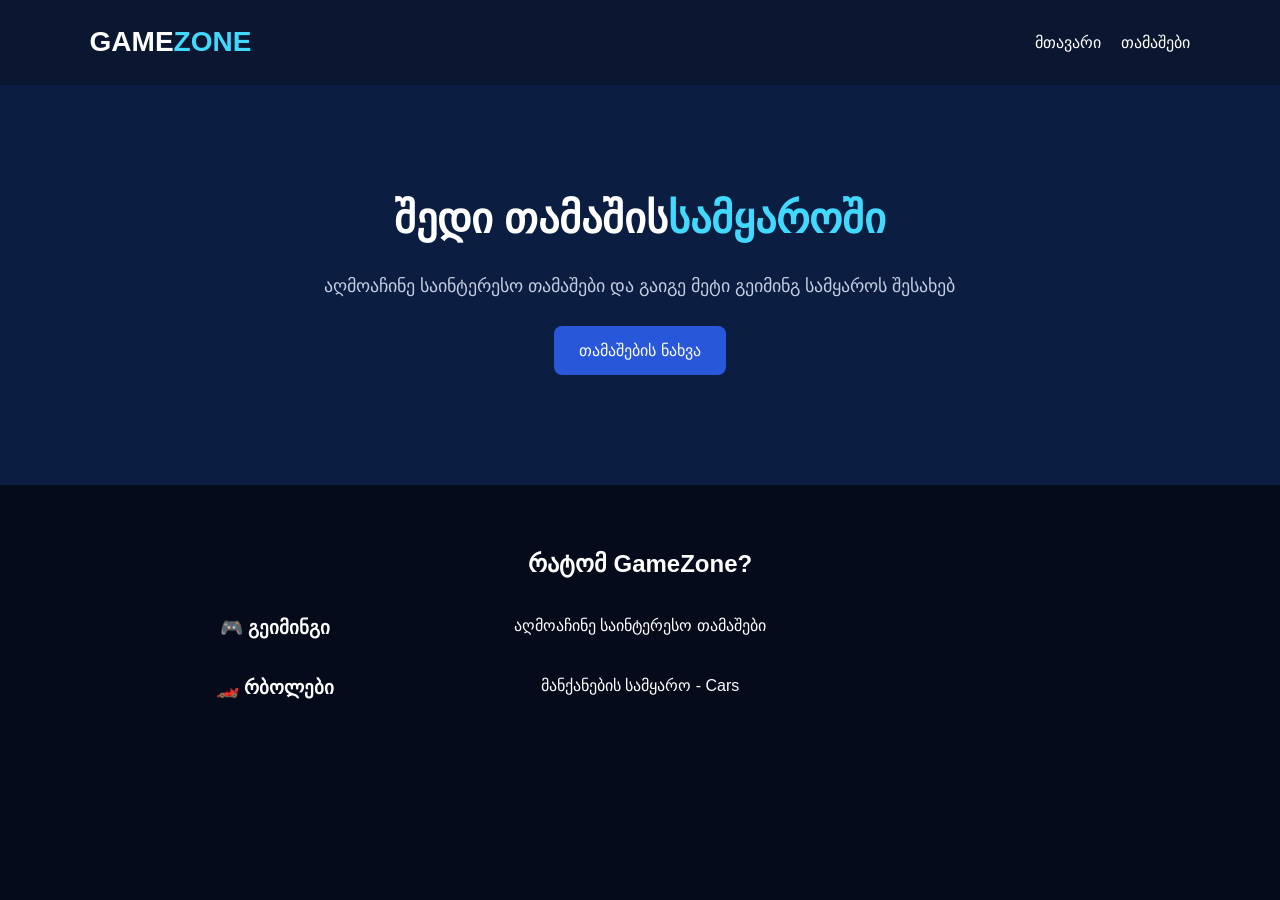
<file: 3 ლექცია/index.html>
<!DOCTYPE html>
<html lang="ka">
<head>
    <meta charset="UTF-8">
    <meta name="viewport" content="width=device-width, initial-scale=1.0">
    <title>GameZone - მთავარი</title>
    <link rel="stylesheet" href="style.css">
</head>
<body>

      <header>
        <h2 class="logo">GAME<span>ZONE</span></h2>
    
          <nav>
            <a href="index.html">მთავარი</a>
            <a href="page2.html">თამაშები</a>
        </nav>
    </header>
    
    <section class="hero">
        <h1>შედი თამაშის<span>სამყაროში</span></h1>

         <p>აღმოაჩინე საინტერესო თამაშები და გაიგე მეტი 
            გეიმინგ სამყაროს შესახებ</p>

            <a href="page2.html"class="button">თამაშების ნახვა</a>
        </section>
            
            <section class="content">
                <h2>რატომ GameZone?</h2>

          <div class="cards">
            <h3>🎮 გეიმინგი</h3>
            <p>აღმოაჩინე საინტერესო თამაშები</p>
          </div>

          <div class="cards">
            <h3>🏎️ რბოლები</h3>
            <p>მანქანების სამყარო - Cars</p>     
          </div>
        </div>
             </section>
        <footer>
            <p>2026 GameZone</p>
        </footer>
    </body>
</html>
</file>
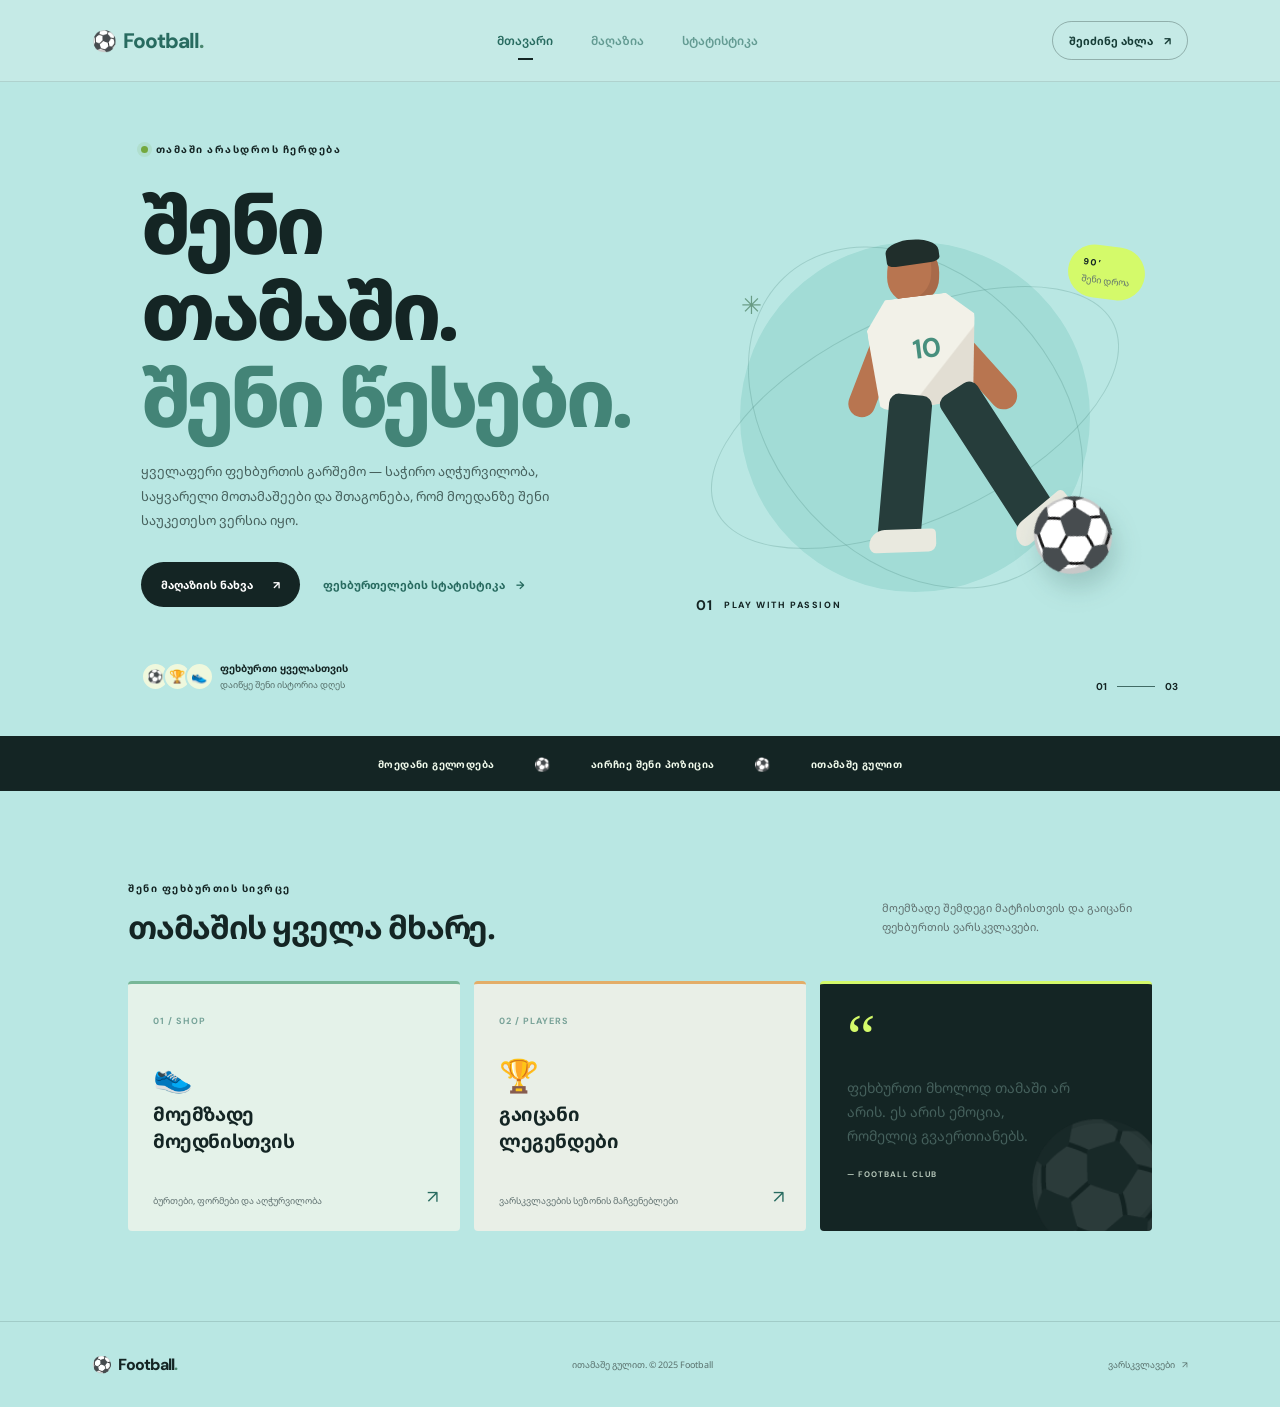
<file: 4 ლექცია/index.html>
<!doctype html>
<html lang="ka">
<head>
  <meta charset="utf-8">
  <meta name="viewport" content="width=device-width, initial-scale=1">
  <meta name="theme-color" content="#b9e7e3">
  <title>Football — ფეხბურთის სამყარო</title>
  <link rel="stylesheet" href="style.css">
</head>
<body>
  <header class="site-header">
    <a class="brand" href="index.html"><span class="brand-ball">⚽</span> Football<span class="brand-dot">.</span></a>
    <nav aria-label="მთავარი ნავიგაცია">
      <a class="active" href="index.html">მთავარი</a>
      <a href="shop.html">მაღაზია</a>
      <a href="stats.html">სტატისტიკა</a>
    </nav>
    <a class="header-cta" href="shop.html">შეიძინე ახლა <span>↗</span></a>
  </header>

  <main>
    <section class="hero">
      <div class="hero-copy">
        <span class="eyebrow"><span class="live-dot"></span> თამაში არასდროს ჩერდება</span>
        <h1>შენი თამაში.<br><em>შენი წესები.</em></h1>
        <p>ყველაფერი ფეხბურთის გარშემო — საჭირო აღჭურვილობა, საყვარელი მოთამაშეები და შთაგონება, რომ მოედანზე შენი საუკეთესო ვერსია იყო.</p>
        <div class="hero-actions">
          <a class="button button-dark" href="shop.html">მაღაზიის ნახვა <span>↗</span></a>
          <a class="text-link" href="stats.html">ფეხბურთელების სტატისტიკა <span>→</span></a>
        </div>
        <div class="hero-proof"><div class="avatar-stack"><i>⚽</i><i>🏆</i><i>👟</i></div><span><strong>ფეხბურთი ყველასთვის</strong><br>დაიწყე შენი ისტორია დღეს</span></div>
      </div>
      <div class="hero-art" aria-label="ფეხბურთელი ბურთთან">
        <div class="art-glow"></div><div class="orbit orbit-one"></div><div class="orbit orbit-two"></div>
        <span class="art-tag tag-top">90′ <small>შენი დროა</small></span>
        <div class="player" aria-hidden="true"><div class="player-head"></div><div class="player-body"></div><div class="player-arm arm-left"></div><div class="player-arm arm-right"></div><div class="player-leg leg-left"></div><div class="player-leg leg-right"></div></div>
        <div class="hero-ball">⚽</div>
        <span class="art-tag tag-bottom"><b>01</b> PLAY WITH PASSION</span>
        <span class="spark spark-a">✳</span><span class="spark spark-b">✦</span>
      </div>
      <div class="hero-index"><span>01</span><i></i><span>03</span></div>
    </section>

    <section class="intro-strip"><span>მოედანი გელოდება</span><span class="strip-ball">⚽</span><span>აირჩიე შენი პოზიცია</span><span class="strip-ball">⚽</span><span>ითამაშე გულით</span></section>

    <section class="discover section-wrap">
      <div class="section-heading"><div><span class="eyebrow">შენი ფეხბურთის სივრცე</span><h2>თამაშის ყველა მხარე.</h2></div><p>მოემზადე შემდეგი მატჩისთვის და გაიცანი ფეხბურთის ვარსკვლავები.</p></div>
      <div class="feature-grid">
        <a class="feature-card shop-feature" href="shop.html"><span class="feature-number">01 / SHOP</span><div class="feature-icon">👟</div><h3>მოემზადე<br>მოედნისთვის</h3><span class="feature-arrow">↗</span><p>ბურთები, ფორმები და აღჭურვილობა</p></a>
        <a class="feature-card stats-feature" href="stats.html"><span class="feature-number">02 / PLAYERS</span><div class="feature-icon">🏆</div><h3>გაიცანი<br>ლეგენდები</h3><span class="feature-arrow">↗</span><p>ვარსკვლავების სეზონის მაჩვენებლები</p></a>
        <div class="quote-card"><span>“</span><p>ფეხბურთი მხოლოდ თამაში არ არის. ეს არის ემოცია, რომელიც გვაერთიანებს.</p><small>— FOOTBALL CLUB</small><div class="quote-ball">⚽</div></div>
      </div>
    </section>
  </main>
  <footer class="site-footer"><a class="brand" href="index.html"><span class="brand-ball">⚽</span> Football<span class="brand-dot">.</span></a><span>ითამაშე გულით. © 2025 Football</span><a href="stats.html">ვარსკვლავები <span>↗</span></a></footer>
</body>
</html>
</file>
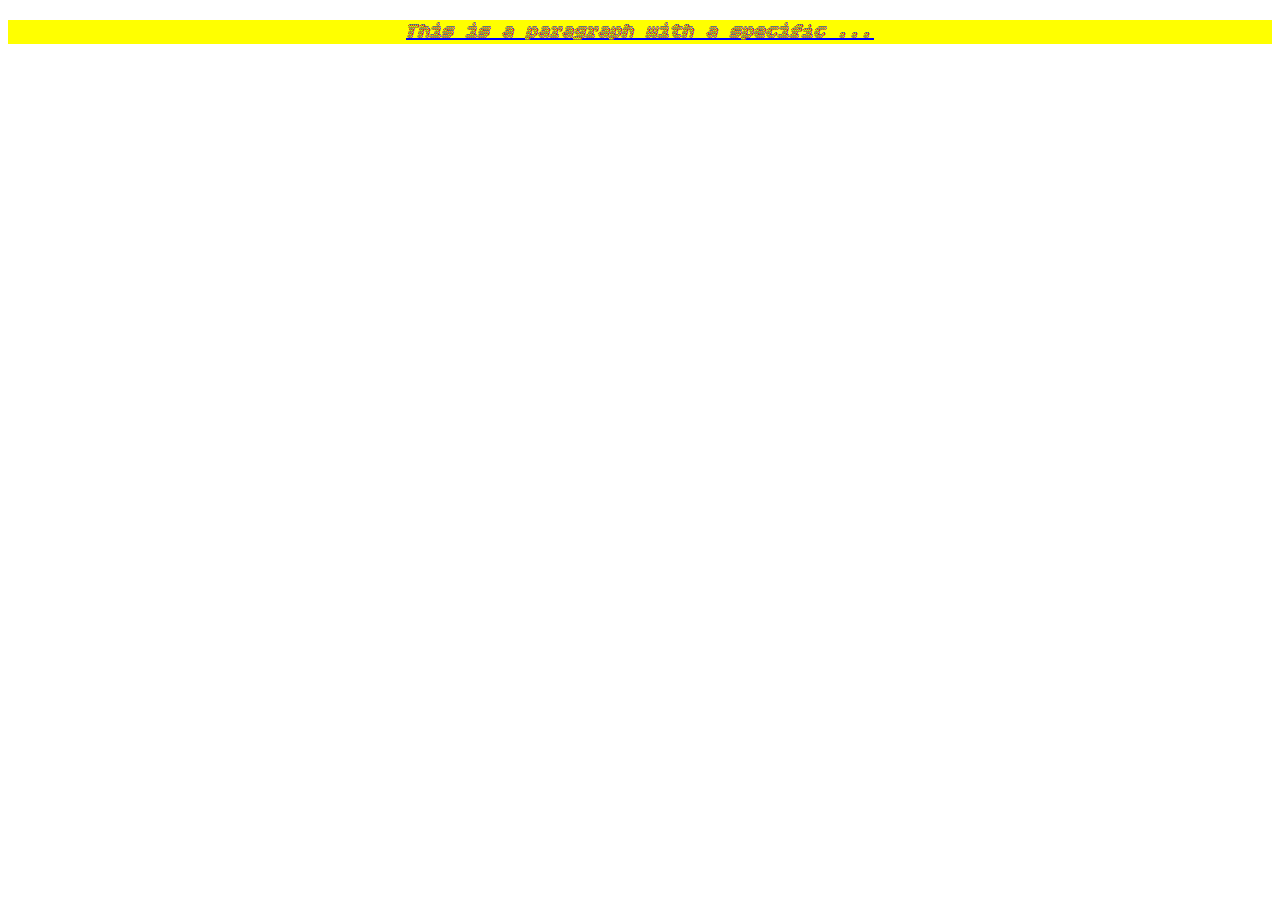
<file: untitled folder/index.html>
<!DOCTYPE html>
<html lang="en">
<head>
    <meta charset="UTF-8">
    <meta name="viewport" content="width=device-width, initial-scale=1.0">
    <link rel="stylesheet" href="style.css">
    <link rel="preconnect" href="https://fonts.googleapis.com">
<link rel="preconnect" href="https://fonts.gstatic.com" crossorigin>
<link href="https://fonts.googleapis.com/css2?family=Bitcount+Ink:wght@100..900&display=swap" rel="stylesheet">
    <title>Document</title>
</head>
<body>
    <p>This is a paragraph with a specific ...</p>
</body>
</html>
</file>
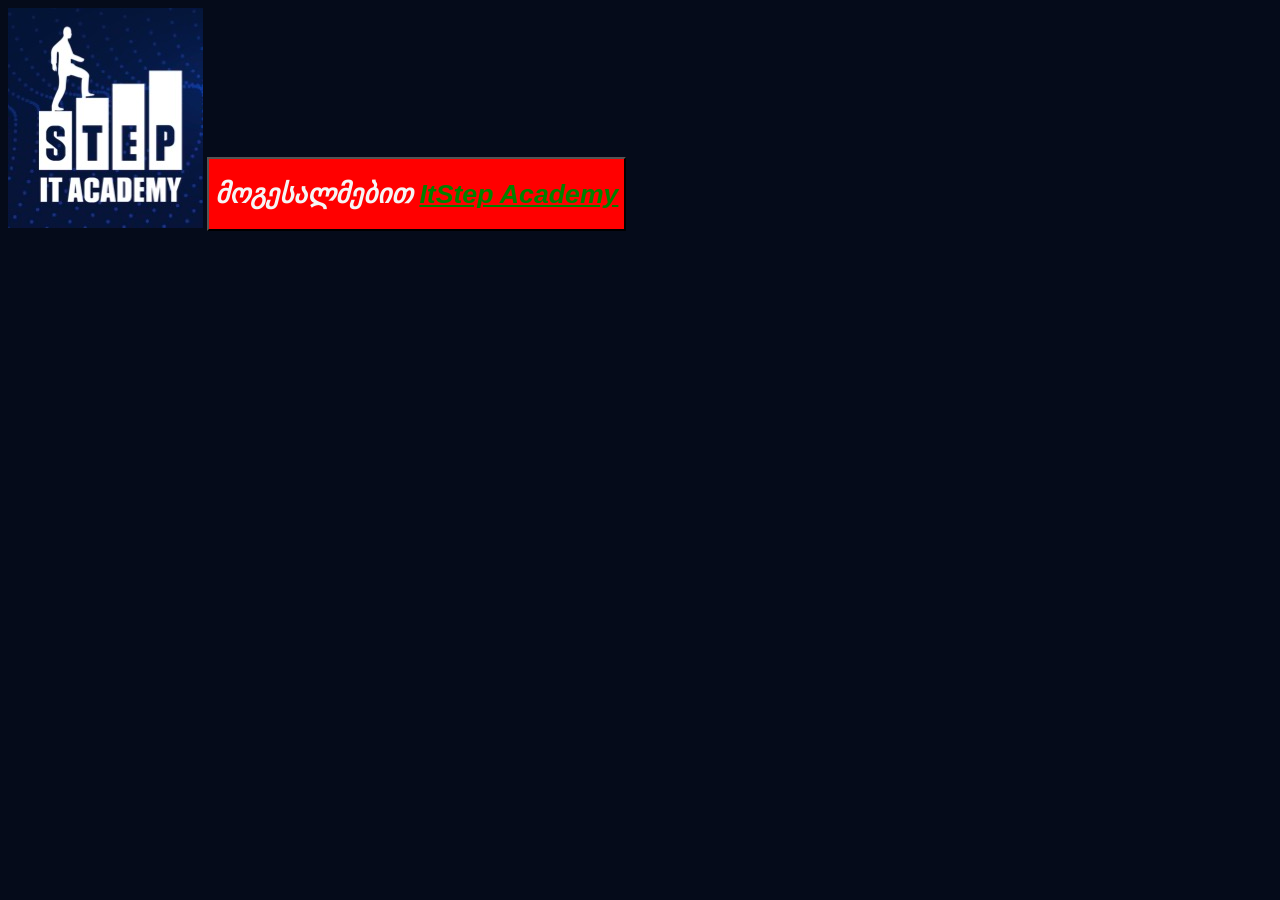
<file: ლექცია 4/index.html>
<!DOCTYPE html>
<html lang="en">
<head>
    <meta charset="UTF-8">
    <meta name="viewport" content="width=device-width, initial-scale=1.0">
    <link rel="stylesheet" href="style.css">
    <img src="ItStep.jpeg" alt="[ItStep] აკადემია">
    <title>[ItStep] Academy</title>
</head>
<body>
    <button>
    <h1>მოგესალმებით <span>ItStep Academy</span></h1>
    </button>
     
    <p></p>

    
</body>
</html>
</file>
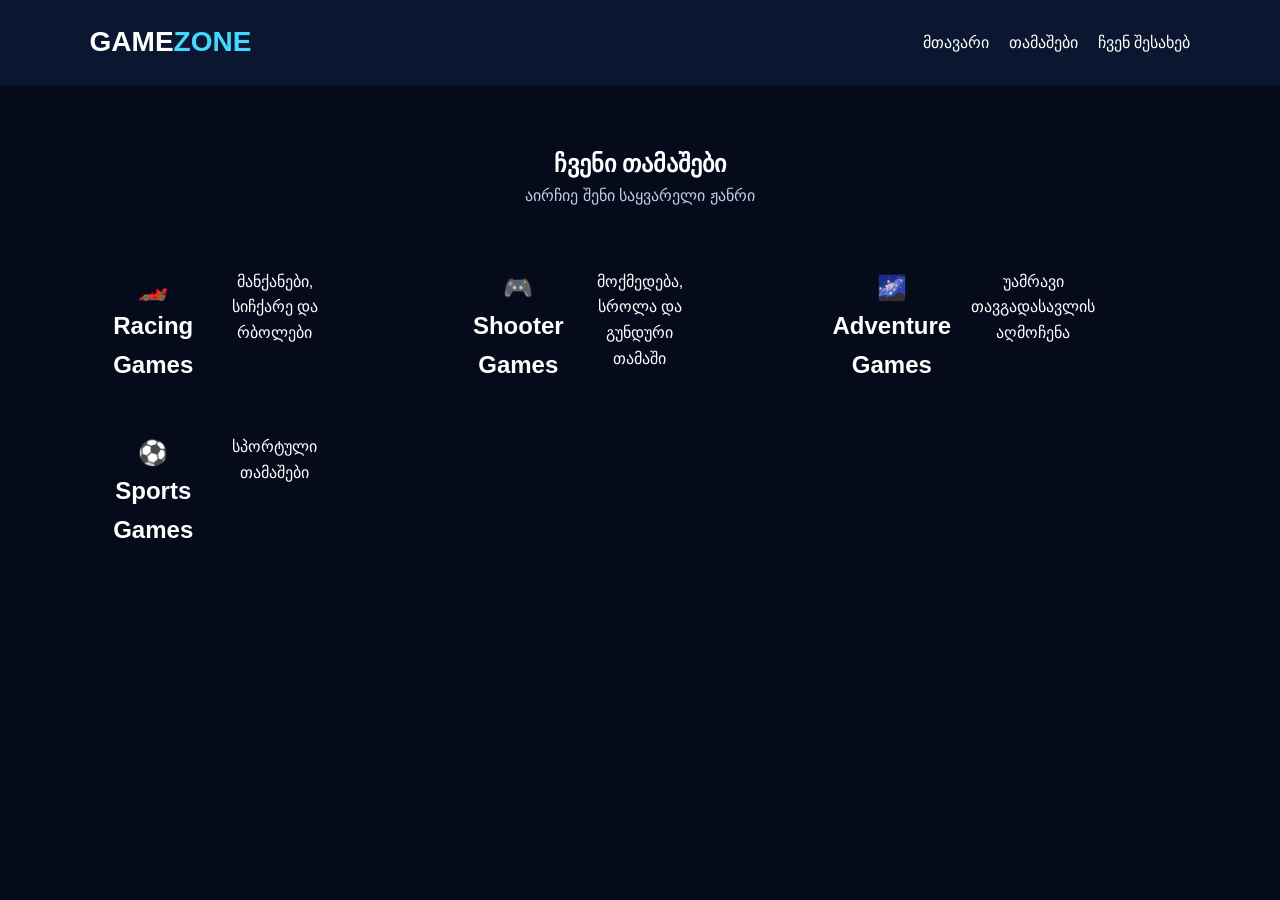
<file: 3 ლექცია/page2.html>
<!DOCTYPE html>
<html lang="en">
<head>
    <meta charset="UTF-8">
    <meta name="viewport" content="width=device-width, initial-scale=1.0">
    <title>GameZone - თამაშები</title>
    <link rel="stylesheet" href="style.css">
</head>
<body>

    <header>
        <h2 class="logo">GAME<span>ZONE</span></h2>

        <nav>
            <a href="index.html">მთავარი</a>
            <a href="page2.html">თამაშები</a>
            
            <a href="">ჩვენ შესახებ</a>
        </nav>
    </header>

       <section class="content">
        <h1>ჩვენი თამაშები</h1>
         <p>აირჩიე შენი საყვარელი ჟანრი</p>
         
         <div class="cards">
            <div class="cards">
                <h2>🏎️ Racing Games</h2>
                <p>მანქანები, სიჩქარე და რბოლები</p>
         </div>

         <div class="cards">
            <h2>🎮 Shooter Games</h2>
            <p>მოქმედება, სროლა და გუნდური თამაში</p>
         </div>

         <div class="cards">
            <h2>🌌 Adventure Games</h2>
            <p>უამრავი თავგადასავლის აღმოჩენა</p>
         </div>

         <div class="cards">
            <h2>⚽ Sports Games</h2>
            <p>სპორტული თამაშები</p>
         </div>
         </div>
    </section>

    <footer>
        <p>2026 GameZone</p>
    </footer>
    
</body>
</html>
</file>
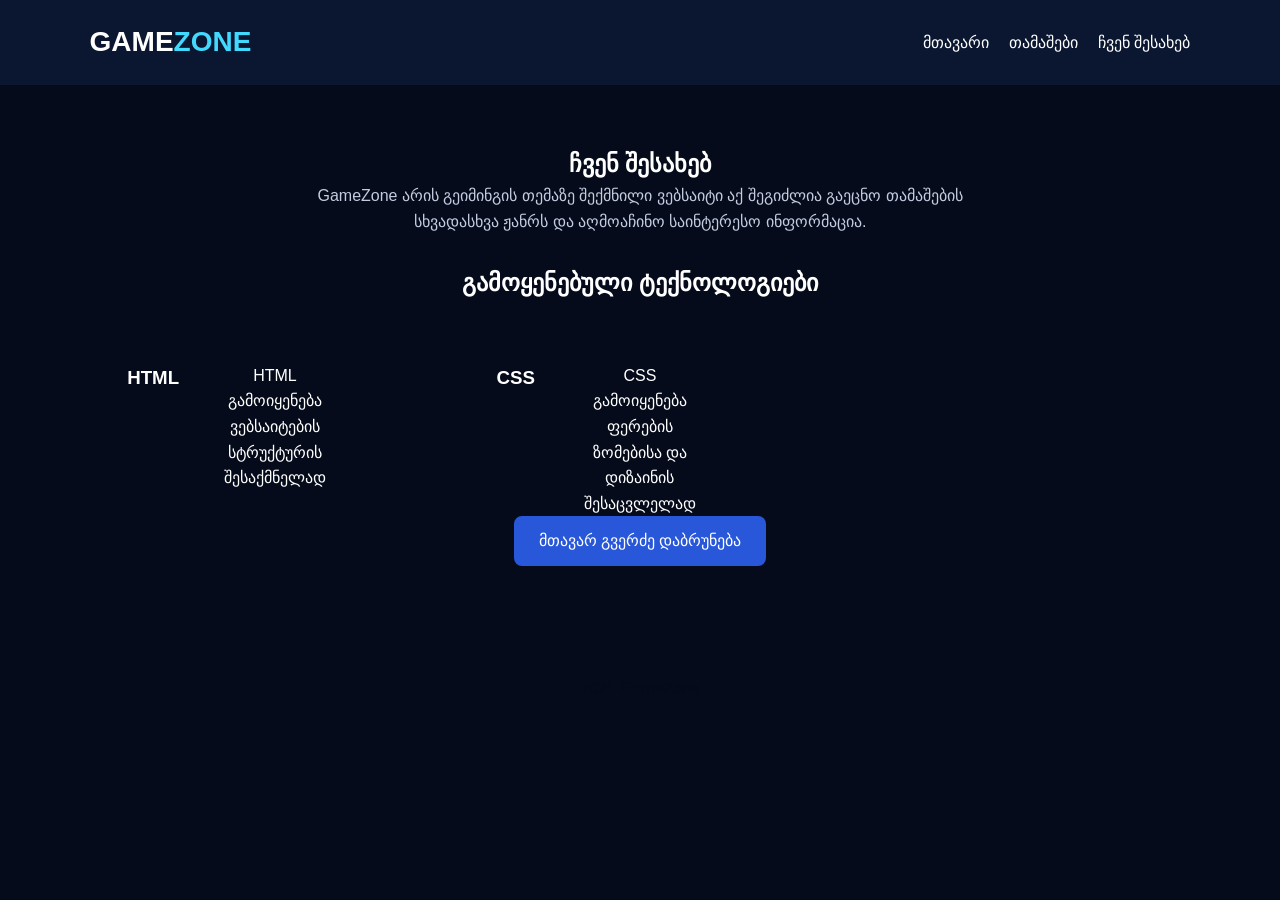
<file: 3 ლექცია/page3.html>
<!DOCTYPE html>
<html lang="en">
<head>
    <meta charset="UTF-8">
    <meta name="viewport" content="width=device-width, initial-scale=1.0">
    <title>GameZone - ჩვენ შესახებ</title>
    <link rel="stylesheet" href="style.css">
</head>
<body>

    <header>
        <h2 class="logo">GAME<span>ZONE</span></h2>

         <nav>
            <a href="index.html">მთავარი</a>
            <a href="page2.html">თამაშები</a>
            <a href="page3.html">ჩვენ შესახებ</a>
         </nav>
    </header>

    <section class="content about">
       <h1>ჩვენ შესახებ</h1>

       <p>GameZone არის გეიმინგის თემაზე შექმნილი ვებსაიტი
        აქ შეგიძლია გაეცნო თამაშების სხვადასხვა ჟანრს და აღმოაჩინო
        საინტერესო ინფორმაცია.
       </p>

       <h2>გამოყენებული ტექნოლოგიები</h2>

       <div class="cards">
        <div class="cards">
            <h3>HTML</h3>
            <p>HTML გამოიყენება ვებსაიტების სტრუქტურის შესაქმნელად</p>
        </div>

        <div class="cards">
            <h3>CSS</h3>
            <p>CSS გამოიყენება ფერების ზომებისა და დიზაინის შესაცვლელად</p>
        </div>
       </div>

       <a href="index.html"class="button">მთავარ გვერძე დაბრუნება</a>
    </section>

      <footer>
        <p>2026 GameZone</p>
      </footer>
    
</body>
</html>
</file>
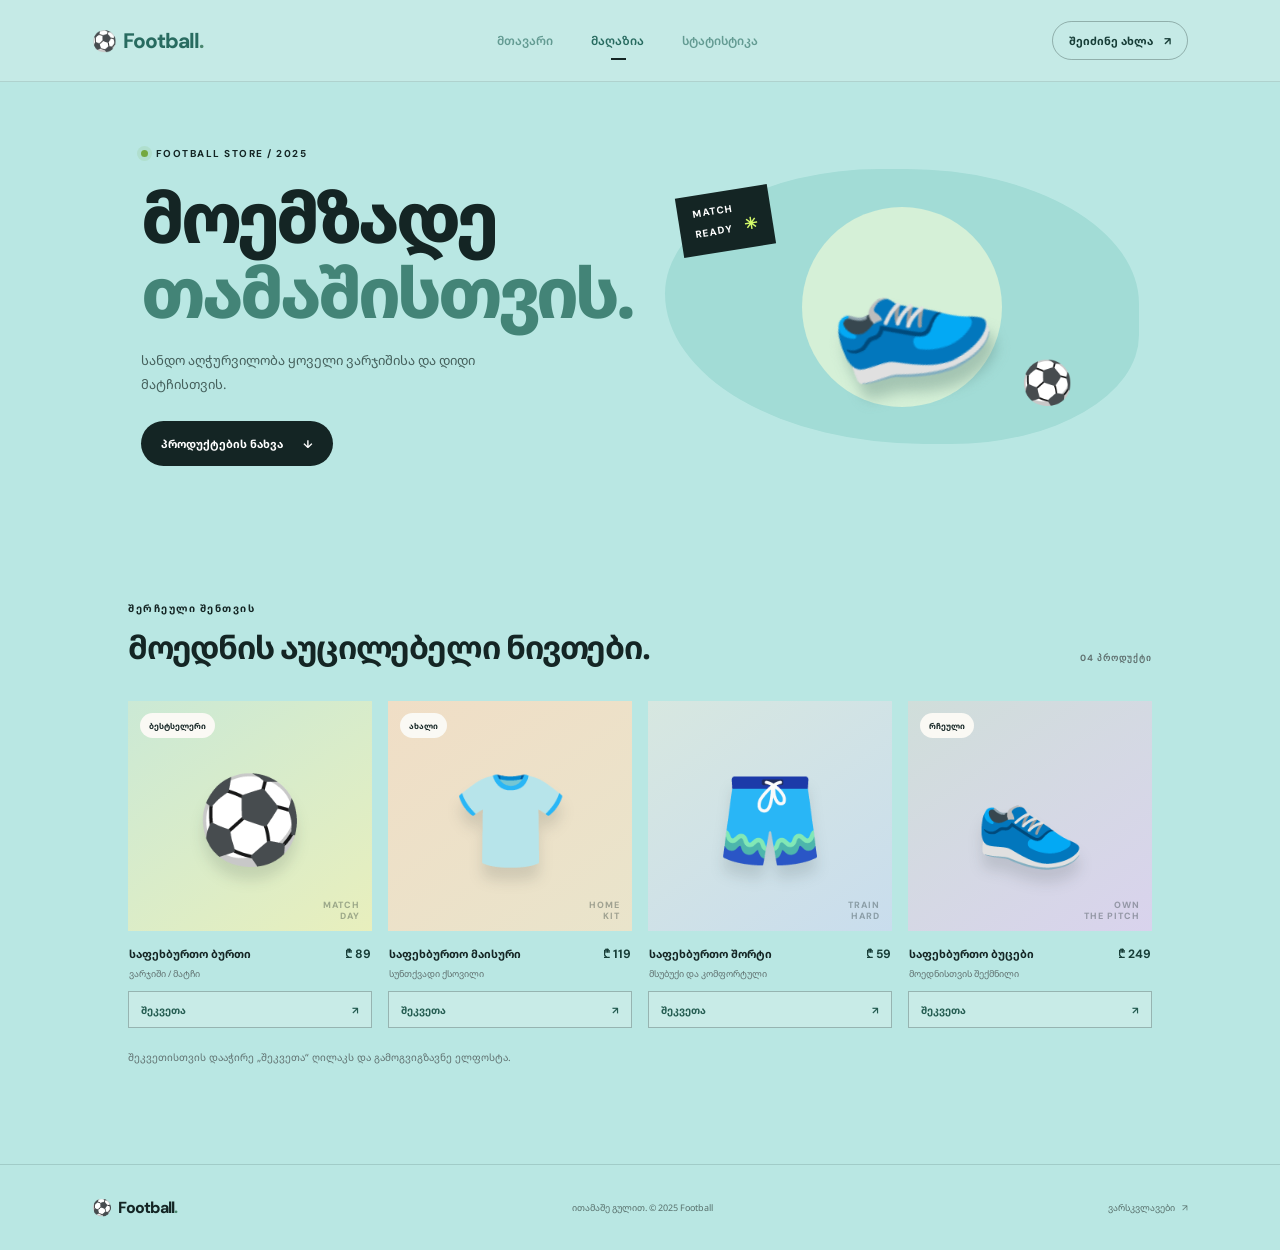
<file: 4 ლექცია/shop.html>
<!doctype html>
<html lang="ka">
<head>
  <meta charset="utf-8">
  <meta name="viewport" content="width=device-width, initial-scale=1">
  <meta name="theme-color" content="#b9e7e3">
  <title>მაღაზია — Football</title>
  <link rel="stylesheet" href="style.css">
</head>
<body>
  <header class="site-header"><a class="brand" href="index.html"><span class="brand-ball">⚽</span> Football<span class="brand-dot">.</span></a><nav aria-label="მთავარი ნავიგაცია"><a href="index.html">მთავარი</a><a class="active" href="shop.html">მაღაზია</a><a href="stats.html">სტატისტიკა</a></nav><a class="header-cta" href="shop.html">შეიძინე ახლა <span>↗</span></a></header>
  <main class="page-main">
    <section class="page-hero shop-hero"><div><span class="eyebrow"><span class="live-dot"></span> FOOTBALL STORE / 2025</span><h1>მოემზადე<br><em>თამაშისთვის.</em></h1><p>სანდო აღჭურვილობა ყოველი ვარჯიშისა და დიდი მატჩისთვის.</p><a class="button button-dark" href="#products">პროდუქტების ნახვა <span>↓</span></a></div><div class="shop-hero-art"><div class="shop-sun"></div><span class="shop-boot">👟</span><span class="shop-mini-ball">⚽</span><div class="shop-label">MATCH<br>READY <b>✳</b></div></div></section>
    <section id="products" class="products-section section-wrap"><div class="section-heading"><div><span class="eyebrow">შერჩეული შენთვის</span><h2>მოედნის აუცილებელი ნივთები.</h2></div><span class="product-count">04 პროდუქტი</span></div>
      <div class="product-grid">
        <article class="product-card"><div class="product-visual visual-ball"><span class="product-badge">ბესტსელერი</span><span class="product-emoji">⚽</span><span class="visual-caption">MATCH<br>DAY</span></div><div class="product-info"><div><h3>საფეხბურთო ბურთი</h3><p>ვარჯიში / მატჩი</p></div><strong>₾ 89</strong></div><a class="add-button" href="mailto:hello@football.ge?subject=საფეხბურთო%20ბურთი">შეკვეთა <span>↗</span></a></article>
        <article class="product-card"><div class="product-visual visual-shirt"><span class="product-badge">ახალი</span><span class="product-emoji">👕</span><span class="visual-caption">HOME<br>KIT</span></div><div class="product-info"><div><h3>საფეხბურთო მაისური</h3><p>სუნთქვადი ქსოვილი</p></div><strong>₾ 119</strong></div><a class="add-button" href="mailto:hello@football.ge?subject=საფეხბურთო%20მაისური">შეკვეთა <span>↗</span></a></article>
        <article class="product-card"><div class="product-visual visual-shorts"><span class="product-emoji">🩳</span><span class="visual-caption">TRAIN<br>HARD</span></div><div class="product-info"><div><h3>საფეხბურთო შორტი</h3><p>მსუბუქი და კომფორტული</p></div><strong>₾ 59</strong></div><a class="add-button" href="mailto:hello@football.ge?subject=საფეხბურთო%20შორტი">შეკვეთა <span>↗</span></a></article>
        <article class="product-card"><div class="product-visual visual-boots"><span class="product-badge">რჩეული</span><span class="product-emoji">👟</span><span class="visual-caption">OWN<br>THE PITCH</span></div><div class="product-info"><div><h3>საფეხბურთო ბუცები</h3><p>მოედნისთვის შექმნილი</p></div><strong>₾ 249</strong></div><a class="add-button" href="mailto:hello@football.ge?subject=საფეხბურთო%20ბუცები">შეკვეთა <span>↗</span></a></article>
      </div>
      <p class="shop-note">შეკვეთისთვის დააჭირე „შეკვეთა“ ღილაკს და გამოგვიგზავნე ელფოსტა.</p>
    </section>
  </main>
  <footer class="site-footer"><a class="brand" href="index.html"><span class="brand-ball">⚽</span> Football<span class="brand-dot">.</span></a><span>ითამაშე გულით. © 2025 Football</span><a href="stats.html">ვარსკვლავები <span>↗</span></a></footer>
</body>
</html>
</file>
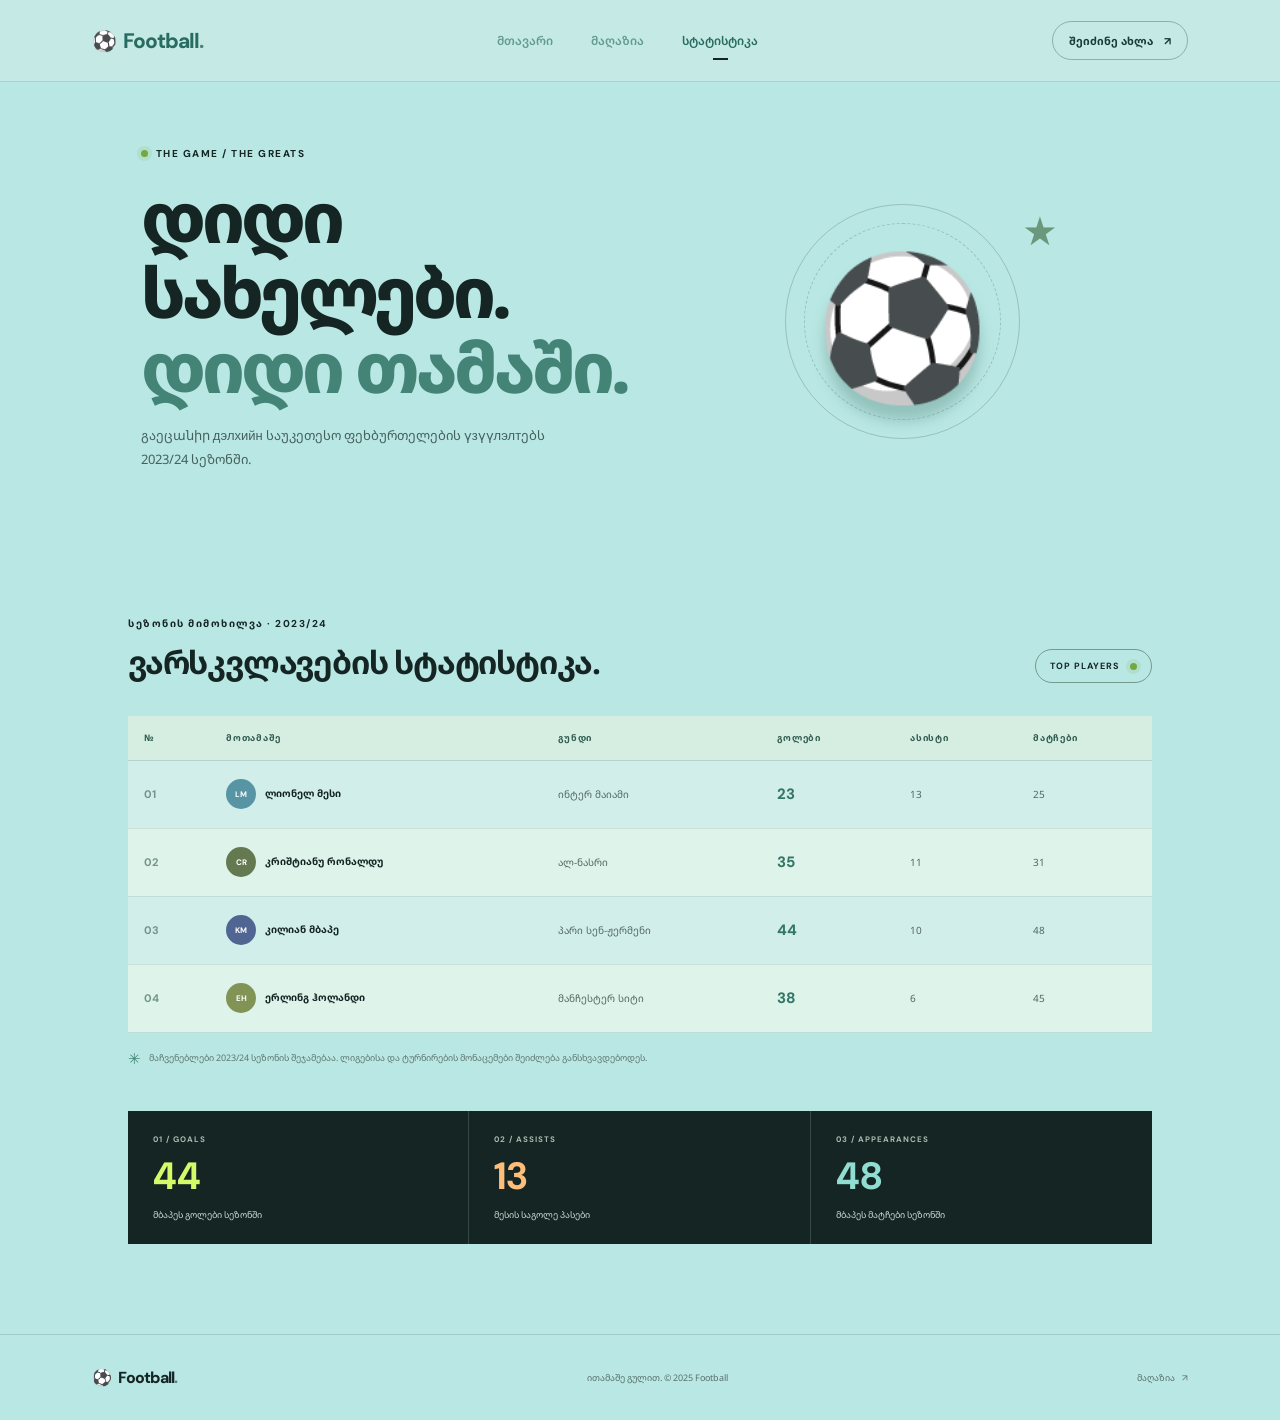
<file: 4 ლექცია/stats.html>
<!doctype html>
<html lang="ka">
<head>
  <meta charset="utf-8">
  <meta name="viewport" content="width=device-width, initial-scale=1">
  <meta name="theme-color" content="#b9e7e3">
  <title>სტატისტიკა — Football</title>
  <link rel="stylesheet" href="style.css">
</head>
<body>
  <header class="site-header"><a class="brand" href="index.html"><span class="brand-ball">⚽</span> Football<span class="brand-dot">.</span></a><nav aria-label="მთავარი ნავიგაცია"><a href="index.html">მთავარი</a><a href="shop.html">მაღაზია</a><a class="active" href="stats.html">სტატისტიკა</a></nav><a class="header-cta" href="shop.html">შეიძინე ახლა <span>↗</span></a></header>
  <main class="page-main">
    <section class="page-hero stats-hero"><div><span class="eyebrow"><span class="live-dot"></span> THE GAME / THE GREATS</span><h1>დიდი სახელები.<br><em>დიდი თამაში.</em></h1><p>გაეცանիր дэлхийн საუკეთესო ფეხბურთელების үзүүлэлтებს 2023/24 სეზონში.</p></div><div class="stats-ball-art"><div class="stats-ring"></div><span>⚽</span><b>★</b></div></section>
    <section class="stats-section section-wrap"><div class="section-heading"><div><span class="eyebrow">სეზონის მიმოხილვა · 2023/24</span><h2>ვარსკვლავების სტატისტიკა.</h2></div><span class="stat-pill">TOP PLAYERS <i></i></span></div>
      <div class="table-wrap"><table><thead><tr><th>№</th><th>მოთამაშე</th><th>გუნდი</th><th>გოლები</th><th>ასისტი</th><th>მატჩები</th></tr></thead><tbody>
        <tr><td class="rank">01</td><td><span class="player-avatar avatar-messi">LM</span><strong>ლიონელ მესი</strong></td><td>ინტერ მაიამი</td><td class="stat-strong">23</td><td>13</td><td>25</td></tr>
        <tr><td class="rank">02</td><td><span class="player-avatar avatar-ronaldo">CR</span><strong>კრიშტიანუ რონალდუ</strong></td><td>ალ-ნასრი</td><td class="stat-strong">35</td><td>11</td><td>31</td></tr>
        <tr><td class="rank">03</td><td><span class="player-avatar avatar-mbappe">KM</span><strong>კილიან მბაპე</strong></td><td>პარი სენ-ჟერმენი</td><td class="stat-strong">44</td><td>10</td><td>48</td></tr>
        <tr><td class="rank">04</td><td><span class="player-avatar avatar-haaland">EH</span><strong>ერლინგ ჰოლანდი</strong></td><td>მანჩესტერ სიტი</td><td class="stat-strong">38</td><td>6</td><td>45</td></tr>
      </tbody></table></div>
      <div class="stat-footnote"><span>✳</span> მაჩვენებლები 2023/24 სეზონის შეჯამებაა. ლიგებისა და ტურნირების მონაცემები შეიძლება განსხვავდებოდეს.</div>
      <div class="records"><div><span>01 / GOALS</span><strong>44</strong><small>მბაპეს გოლები სეზონში</small></div><div><span>02 / ASSISTS</span><strong>13</strong><small>მესის საგოლე პასები</small></div><div><span>03 / APPEARANCES</span><strong>48</strong><small>მბაპეს მატჩები სეზონში</small></div></div>
    </section>
  </main>
  <footer class="site-footer"><a class="brand" href="index.html"><span class="brand-ball">⚽</span> Football<span class="brand-dot">.</span></a><span>ითამაშე გულით. © 2025 Football</span><a href="shop.html">მაღაზია <span>↗</span></a></footer>
</body>
</html>
</file>
<file: 3 ლექცია/style.css>
* {
    margin: 0;
    padding: 0;
    box-sizing: border-box;
}


body {
    background-color: #050b1a;
    color: white;
    font-family: 'Roboto', sans-serif;
    font-size: 16px;
    line-height: 1.6;
}

header {
    background-color: #0b1730;
    padding: 20px 7%;
    display: flex;
    justify-content: space-between;
    align-items: center;
}

.logo {
    font-size: 28px;
    font-weight: 700;
}

.logo span {
    color: #42d9ff;

}
    
nav {
    display: flex;
    gap: 20px;

}


nav a{
    color: white;
    text-decoration: none;
    font-size: 16px;

}

nav a:hover {
    color: #42d9ff;

}

.hero {
    min-height: 400px;
    padding: 100PX 8%;
    text-align: center;
    background-color: #0b1d40;
}

.hero h1 {
    font-size: 42px;
    font-weight: 700;
    margin-bottom: 20px;

}

.hero h1 span {
    color: #42d9ff;
    
}

.hero p {
    color: #c3cce0;
    font-size: 18px;
    margin-bottom: 25px;

} 

.button {
    display: inline-block;
    padding: 12px 25px;
    background-color: #2858d9;
    color: white;
    text-decoration: none;
    border-radius: 8px;
}

.button:hover {
    background-color: #42d9ff;
    color: #050b1a;

}

.content {
    padding: 60px 8%;
    text-align: center;
     
}

.content h1 
    .content> h2 {
        margin-bottom: 20px;
}

.content> p {
    color: #c3cce0;
    margin-bottom: 25px;

}

.cards {
    display: grid;
    grid-template-columns: repeat(3, 1fr);
    gap: 20px;
    margin-top: 30px;

}

.card {
    background-color: #102344;
    padding: 25px;
    border-radius: 12px;
    border: 1px solid #203b68;

}

.card h2 
.card h3 {
    color: #42d9ff;
    margin-bottom: 10px;

}

.card p {
    color: #42d9ff;

}

.card:hover {
    background-color: #16305a;
    opacity: 0.95;

}

.about {
    min-height: 500px;
}

.about> p {
    max-width: 700px;
    margin: 0 auto 30px;

}

footer {
    background-color: #050b1a;
    color: #050b1a;
    text-align: center;
    padding: 20px;
    margin-top: 30px;
}

@media (max-width: 700px) {
    header {
        flex-direction: column;
        gap: 15px;

    }

    nav {
        gap: 12px;
        flex-wrap: wrap;
        justify-content: center;

    }

    .hero h1 {
        font-size: 30px;
    }
    .cards {
        grid-template-columns: 1fr;
    }
}
</file>
<file: 4 ლექცია/style.css>
@import url('https://fonts.googleapis.com/css2?family=DM+Sans:wght@400;500;600;700;800&family=Noto+Sans+Georgian:wght@400;500;600;700;800&display=swap');
:root{--ink:#142524;--muted:#607170;--mint:#b9e7e3;--mint-deep:#96d5cf;--cream:#faf9f4;--lime:#d4fa6a;--line:rgba(20,37,36,.14);--font:'Noto Sans Georgian','DM Sans',sans-serif}*{box-sizing:border-box}html{scroll-behavior:smooth}body{margin:0;background:var(--mint);color:var(--ink);font-family:var(--font);font-size:14px}.site-header{height:82px;padding:0 7.2%;display:flex;align-items:center;justify-content:space-between;border-bottom:1px solid rgba(20,37,36,.12)}a{color:inherit;text-decoration:none}.brand{font-family:'DM Sans',sans-serif;font-weight:800;font-size:21px;letter-spacing:-1px;display:flex;align-items:center;gap:7px}.brand-ball{font-size:20px}.brand-dot{color:#4b876f;margin-left:-7px}.site-header nav{display:flex;gap:38px;font-size:12px;font-weight:600}.site-header nav a{opacity:.62;transition:opacity .2s}.site-header nav a:hover,.site-header nav .active{opacity:1}.site-header nav .active{position:relative}.site-header nav .active:after{content:'';position:absolute;height:2px;width:15px;background:var(--ink);bottom:-11px;left:calc(50% - 7px)}.header-cta{font-size:11px;font-weight:700;border:1px solid rgba(20,37,36,.3);border-radius:30px;padding:11px 16px}.header-cta span,.text-link span{padding-left:8px}.hero{min-height:605px;padding:60px 9% 44px 11%;display:grid;grid-template-columns:1fr .95fr;align-items:center;position:relative;overflow:hidden}.hero-copy{max-width:500px;z-index:2}.eyebrow{font-family:'DM Sans',var(--font);font-size:10px;font-weight:700;letter-spacing:1.5px;display:flex;align-items:center;gap:8px;text-transform:uppercase}.live-dot,.stat-pill i{display:inline-block;width:7px;height:7px;background:#74a83e;border-radius:50%;box-shadow:0 0 0 4px rgba(116,168,62,.13)}h1{font-size:clamp(48px,6.3vw,82px);line-height:1.07;letter-spacing:-4px;margin:24px 0 20px;font-weight:800}h1 em{font-style:normal;color:#438477}.hero-copy>p,.page-hero>div>p{color:#45605c;line-height:1.9;font-size:13px;max-width:415px}.hero-actions{display:flex;align-items:center;gap:23px;margin-top:29px}.button{display:inline-flex;align-items:center;gap:20px;padding:15px 20px;border-radius:30px;font-size:11px;font-weight:700;transition:transform .2s}.button:hover,.header-cta:hover,.add-button:hover{transform:translateY(-2px)}.button-dark{background:var(--ink);color:#fff}.text-link{font-size:11px;font-weight:700}.hero-proof{display:flex;align-items:center;gap:13px;margin-top:53px;font-size:9px;line-height:1.7;color:#56706b}.hero-proof strong{color:var(--ink);font-size:10px}.avatar-stack{display:flex}.avatar-stack i{font-style:normal;width:29px;height:29px;border-radius:50%;background:#eff8dd;border:2px solid var(--mint);display:grid;place-items:center;margin-right:-7px;font-size:13px}.hero-art{height:470px;position:relative;display:flex;align-items:center;justify-content:center}.art-glow{position:absolute;width:350px;height:350px;border-radius:50%;background:#a2dcd6}.orbit{position:absolute;border:1px solid rgba(35,95,87,.19);border-radius:50%;transform:rotate(-25deg)}.orbit-one{width:440px;height:205px}.orbit-two{width:385px;height:285px;transform:rotate(47deg)}.player{position:absolute;width:160px;height:315px;top:64px;left:calc(50% - 86px);transform:rotate(-7deg);z-index:2}.player-head{position:absolute;left:74px;top:0;width:52px;height:58px;background:#b87550;border-radius:47% 48% 43% 43%;transform:rotate(8deg);box-shadow:inset -8px -4px rgba(62,35,27,.13)}.player-head:before{content:'';position:absolute;top:-5px;left:-2px;width:53px;height:25px;background:#202e2b;border-radius:55% 70% 22% 20%;transform:rotate(-9deg)}.player-body{position:absolute;top:52px;left:47px;width:109px;height:110px;background:linear-gradient(135deg,#f2f1e8 0 65%,#e2ded3 66%);clip-path:polygon(20% 0,76% 0,100% 22%,89% 100%,4% 100%,0 26%);border-radius:15px}.player-body:after{content:'10';position:absolute;left:43px;top:35px;font:bold 27px 'DM Sans';color:#478f7d}.player-arm{position:absolute;top:65px;width:27px;height:105px;background:#b87550;border-radius:18px;z-index:-1}.arm-left{left:38px;transform:rotate(28deg)}.arm-right{left:139px;top:77px;transform:rotate(-35deg)}.player-leg{position:absolute;top:149px;width:43px;height:148px;background:#263d3b;border-radius:10px 10px 8px 8px;transform-origin:top}.leg-left{left:62px;transform:rotate(12deg)}.leg-right{left:105px;transform:rotate(-26deg);height:158px}.player-leg:after{content:'';position:absolute;width:67px;height:23px;background:#e9e9df;border-radius:18px 5px 9px 8px;bottom:-10px;left:-8px;transform:rotate(-7deg)}.hero-ball{position:absolute;z-index:3;right:10%;bottom:73px;font-size:70px;filter:drop-shadow(0 15px 12px rgba(17,53,48,.18));transform:rotate(-19deg)}.art-tag{position:absolute;z-index:4;font-family:'DM Sans',sans-serif;font-size:9px;font-weight:800;letter-spacing:1.6px}.tag-top{right:4%;top:64px;background:var(--lime);padding:12px 14px;border-radius:30px;transform:rotate(7deg)}.tag-top small{display:block;font:9px var(--font);letter-spacing:0;margin-top:4px}.tag-bottom{left:6%;bottom:38px;display:flex;align-items:center;gap:10px}.tag-bottom b{font-size:14px}.spark{position:absolute;color:#699c85;font-size:25px}.spark-a{top:105px;left:15%}.spark-b{bottom:110px;right:10%;font-size:19px}.hero-index{position:absolute;bottom:43px;right:8%;display:flex;align-items:center;gap:10px;font:10px 'DM Sans';font-weight:700}.hero-index i{display:block;width:38px;height:1px;background:#416b65}.intro-strip{height:55px;background:var(--ink);color:#eef8e9;display:flex;align-items:center;justify-content:center;gap:40px;font-size:10px;font-weight:700;letter-spacing:.4px}.strip-ball{font-size:13px}.section-wrap{padding:90px 10%}.section-heading{display:flex;justify-content:space-between;align-items:flex-end;margin-bottom:33px}.section-heading h2{margin:10px 0 0;font-size:32px;letter-spacing:-1.2px}.section-heading>p{max-width:270px;color:var(--muted);font-size:11px;line-height:1.8}.feature-grid{display:grid;grid-template-columns:1fr 1fr 1fr;gap:14px}.feature-card,.quote-card{min-height:250px;padding:25px;position:relative;overflow:hidden;border-radius:4px}.shop-feature{background:#e4f2e9}.stats-feature{background:#e9efe7}.feature-number{font:700 9px 'DM Sans';letter-spacing:1px;opacity:.58}.feature-icon{font-size:32px;margin:25px 0 5px}.feature-card h3{font-size:19px;line-height:1.4;margin:0;letter-spacing:-.4px}.feature-card p{font-size:9px;color:var(--muted);position:absolute;bottom:15px}.feature-arrow{position:absolute;right:22px;bottom:22px;font-size:18px}.quote-card{background:var(--ink);color:#eaf2e3;padding:27px}.quote-card>span{font:64px Georgia;color:var(--lime);line-height:.8}.quote-card p{font-size:14px;line-height:1.7;max-width:230px;position:relative;z-index:2}.quote-card small{font:700 8px 'DM Sans';letter-spacing:1px;color:#b5c6b9}.quote-ball{position:absolute;right:-22px;bottom:-30px;font-size:120px;opacity:.1}.site-footer{min-height:86px;padding:22px 7.2%;border-top:1px solid var(--line);display:flex;align-items:center;justify-content:space-between}.site-footer .brand{font-size:16px}.site-footer .brand-ball{font-size:16px}.site-footer>span,.site-footer>a:last-child{font-size:9px;color:#58706c}.site-footer>a:last-child span{margin-left:5px}.page-main{min-height:calc(100vh - 170px)}.page-hero{padding:65px 11%;min-height:390px;display:grid;grid-template-columns:1.05fr .95fr;align-items:center;overflow:hidden;position:relative}.page-hero h1{font-size:clamp(48px,6vw,70px);margin:19px 0}.page-hero>div>p{margin-bottom:24px}.shop-hero-art{height:275px;background:#a2dcd6;border-radius:48% 52% 42% 58%;position:relative;display:grid;place-items:center}.shop-sun{position:absolute;width:200px;height:200px;border-radius:50%;background:#d5f0d7}.shop-boot{position:relative;z-index:2;font-size:130px;transform:rotate(-23deg);filter:drop-shadow(0 16px 7px #527d7460)}.shop-mini-ball{position:absolute;right:14%;bottom:35px;font-size:42px}.shop-label{position:absolute;left:3%;top:22px;background:var(--ink);color:white;padding:12px 15px;font:800 10px/1.4 'DM Sans';letter-spacing:1px;transform:rotate(-9deg)}.shop-label b{color:var(--lime);font-size:16px;margin-left:9px}.products-section{padding-top:70px}.product-count{font:700 9px 'DM Sans';letter-spacing:1px;color:var(--muted);padding-bottom:4px}.product-grid{display:grid;grid-template-columns:repeat(4,1fr);gap:16px}.product-card{min-width:0}.product-visual{height:230px;position:relative;overflow:hidden;display:grid;place-items:center}.visual-ball{background:#cbe9d5}.visual-shirt{background:#e9e4cb}.visual-shorts{background:#d7e7e0}.visual-boots{background:#d0deda}.product-emoji{font-size:85px;filter:drop-shadow(0 13px 7px rgba(20,37,36,.13));z-index:1;transition:transform .25s}.product-card:hover .product-emoji{transform:scale(1.08) rotate(-5deg)}.visual-shirt .product-emoji{font-size:94px}.visual-shorts .product-emoji{font-size:85px}.visual-boots .product-emoji{font-size:89px}.product-badge{position:absolute;top:12px;left:12px;background:var(--cream);padding:7px 9px;border-radius:20px;font-size:8px;font-weight:700;z-index:2}.visual-caption{position:absolute;right:12px;bottom:9px;text-align:right;font:800 9px/1.25 'DM Sans';letter-spacing:1px;opacity:.34}.product-info{display:flex;justify-content:space-between;align-items:flex-start;padding:15px 1px 11px}.product-info h3{font-size:11px;margin:0 0 6px}.product-info p{font-size:9px;margin:0;color:var(--muted)}.product-info strong{font:700 12px 'DM Sans'}.add-button{height:37px;border:1px solid rgba(20,37,36,.28);display:flex;justify-content:space-between;align-items:center;padding:0 12px;font-size:10px;font-weight:700;transition:transform .2s}.shop-note{font-size:10px;color:var(--muted);margin-top:22px}.stats-hero{min-height:360px}.stats-ball-art{height:260px;position:relative;display:grid;place-items:center}.stats-ball-art>span{font-size:140px;z-index:1;filter:drop-shadow(0 15px 7px #47776e55)}.stats-ring{position:absolute;width:235px;height:235px;border:1px solid rgba(20,37,36,.2);border-radius:50%}.stats-ring:after{content:'';position:absolute;inset:18px;border:1px dashed rgba(20,37,36,.2);border-radius:50%}.stats-ball-art>b{position:absolute;top:16px;right:18%;color:#6b987c;font-size:34px}.stats-section{padding-top:55px}.stat-pill{font:700 9px 'DM Sans';letter-spacing:1px;border:1px solid #749b8e;padding:10px 14px;border-radius:20px;display:flex;align-items:center;gap:10px}.table-wrap{overflow-x:auto;background:rgba(250,249,244,.38)}table{width:100%;border-collapse:collapse;text-align:left;min-width:650px}th{height:44px;font:700 9px 'DM Sans',var(--font);letter-spacing:.7px;color:#59706a;border-bottom:1px solid var(--line);padding:0 16px}td{height:68px;padding:0 16px;border-bottom:1px solid rgba(20,37,36,.09);font-size:10px;color:#536763}td strong{color:var(--ink);font-size:10px}td:nth-child(2){white-space:nowrap}.rank{font:700 11px 'DM Sans';color:#73948c}.player-avatar{width:30px;height:30px;border-radius:50%;display:inline-grid;place-items:center;margin-right:9px;vertical-align:middle;font:700 8px 'DM Sans';color:white}.avatar-messi{background:#5794a4}.avatar-ronaldo{background:#647950}.avatar-mbappe{background:#516592}.avatar-haaland{background:#819456}.stat-strong{font:800 15px 'DM Sans';color:#347668}.stat-footnote{margin-top:15px;font-size:9px;color:#5f7771;display:flex;gap:8px;align-items:center}.stat-footnote span{color:#428777;font-size:15px}.records{display:grid;grid-template-columns:repeat(3,1fr);margin-top:43px;background:var(--ink);color:#eff4e9}.records>div{padding:23px 25px;display:flex;flex-direction:column;border-right:1px solid rgba(255,255,255,.16)}.records>div:last-child{border:0}.records span{font:700 8px 'DM Sans';letter-spacing:1px;color:#aabdb0}.records strong{font:700 38px 'DM Sans';color:var(--lime);margin:7px 0}.records small{font-size:9px;color:#cfdbd1}
@media(max-width:850px){.site-header{padding:0 5%}.site-header nav{gap:20px}.hero{padding-left:7%;padding-right:6%;grid-template-columns:1fr .85fr;min-height:550px}.hero-art{transform:scale(.85);margin:0 -30px}.hero h1{font-size:60px}.section-wrap{padding-left:7%;padding-right:7%}.feature-grid{grid-template-columns:1fr 1fr}.quote-card{grid-column:span 2;min-height:190px}.product-grid{grid-template-columns:repeat(2,1fr);gap:25px 15px}.product-visual{height:240px}.page-hero{padding-left:7%;padding-right:7%}}
@media(max-width:600px){.site-header{height:70px;padding:0 5%}.brand{font-size:18px}.site-header nav{position:fixed;z-index:10;bottom:0;left:0;right:0;background:var(--cream);height:57px;justify-content:space-around;align-items:center;box-shadow:0 -4px 18px #14252410}.site-header nav a{font-size:11px}.site-header nav .active:after{bottom:-7px}.header-cta{padding:9px 11px;font-size:9px}.hero{display:block;padding:54px 7% 25px;min-height:0}.hero h1{font-size:55px;letter-spacing:-3px;margin:20px 0 15px}.hero-copy>p{max-width:360px}.hero-actions{gap:17px;flex-wrap:wrap}.hero-proof{margin-top:28px}.hero-art{height:345px;margin:8px -28px 0;transform:scale(.9)}.art-glow{width:260px;height:260px}.orbit-one{width:330px}.orbit-two{width:300px;height:230px}.player{transform:scale(.83) rotate(-7deg);top:13px}.hero-ball{bottom:30px;right:8%;font-size:60px}.tag-top{right:7%;top:28px}.tag-bottom{bottom:15px;left:4%}.hero-index{display:none}.intro-strip{gap:13px;height:48px;font-size:8px}.strip-ball{font-size:10px}.section-wrap{padding:58px 6%}.section-heading{align-items:flex-start;gap:15px;flex-direction:column}.section-heading h2{font-size:26px}.section-heading>p{margin:0}.feature-grid{grid-template-columns:1fr 1fr;gap:9px}.feature-card{min-height:220px;padding:17px}.feature-card h3{font-size:16px}.feature-icon{margin:21px 0 4px}.feature-card p{font-size:8px}.quote-card{grid-column:span 2;min-height:175px}.site-footer{padding:20px 6%;margin-bottom:57px;flex-wrap:wrap;gap:12px}.site-footer>span{order:3;width:100%}.page-hero{padding:50px 7% 25px;display:block;min-height:0}.page-hero h1{font-size:53px;letter-spacing:-3px}.shop-hero-art{height:230px;margin-top:15px}.shop-boot{font-size:105px}.shop-sun{width:165px;height:165px}.products-section{padding-top:49px}.product-grid{gap:20px 10px}.product-visual{height:175px}.product-emoji{font-size:66px}.visual-shirt .product-emoji{font-size:72px}.visual-shorts .product-emoji,.visual-boots .product-emoji{font-size:66px}.product-info{gap:4px}.product-info h3{font-size:9px}.product-info p{font-size:8px}.product-info strong{font-size:10px}.add-button{height:34px}.stats-hero{padding-bottom:15px}.stats-ball-art{height:190px}.stats-ball-art>span{font-size:105px}.stats-ring{width:175px;height:175px}.stats-section{padding-top:38px}.records>div{padding:17px 12px}.records strong{font-size:30px}.records small{font-size:8px}.stat-pill{align-self:flex-start}}

/* Shared element styles keep the three pages readable and colorful. */
::selection{background:#f2a65a;color:#142524}
a{color:#286b60}
a:hover{color:#a54d36}
a:focus-visible{outline:3px solid #e28a45;outline-offset:4px;border-radius:3px}
h1,h2,h3{color:#142524}
p{color:#45605c}
strong{color:#173d37}
em{color:#3e8777}
small{color:#61736d}
button,.button{font-family:var(--font)}
th{background:#d6eee2;color:#315c51}
tbody tr:nth-child(even){background:rgba(235,246,232,.48)}
tbody tr:hover{background:#dff0d7}
.site-header{background:rgba(250,249,244,.18)}
.header-cta{color:#173d37}
.header-cta:hover{background:#d4fa6a;color:#142524}
.feature-card:nth-child(1){border-top:3px solid #77b797}
.feature-card:nth-child(2){border-top:3px solid #e3ad68}
.quote-card{border-top:3px solid #d4fa6a}
.product-card:nth-child(1) .product-visual{background:linear-gradient(145deg,#cbe9d5,#e8efbd)}
.product-card:nth-child(2) .product-visual{background:linear-gradient(145deg,#f0dec6,#e9e4cb)}
.product-card:nth-child(3) .product-visual{background:linear-gradient(145deg,#d7e7e0,#c9dded)}
.product-card:nth-child(4) .product-visual{background:linear-gradient(145deg,#d0deda,#d9d3ed)}
.add-button{color:#245c51;background:rgba(250,249,244,.22)}
.add-button:hover{background:#d4fa6a;color:#142524}
.records>div:nth-child(2) strong{color:#ffbd7a}
.records>div:nth-child(3) strong{color:#91ddd2}
.site-footer .brand{color:#142524}
</file>
<file: untitled folder/style.css>
p {
    color: blue;
    background-color: yellow;
    font-size: 20px;
    text-align: center;
    text-decoration: underline;
    font-style: italic;
    font-weight: bold;
     font-family: "Bitcount Ink", system-ui;
}
</file>
<file: ლექცია 4/style.css>
body {
    background-color: #050b1a;
}

button {
    background-color: red;
}

h1 {
    color: whitesmoke;
    font-style: italic;
    float: left;
}

span {
    color: green;
    text-decoration: underline;
}
</file>
